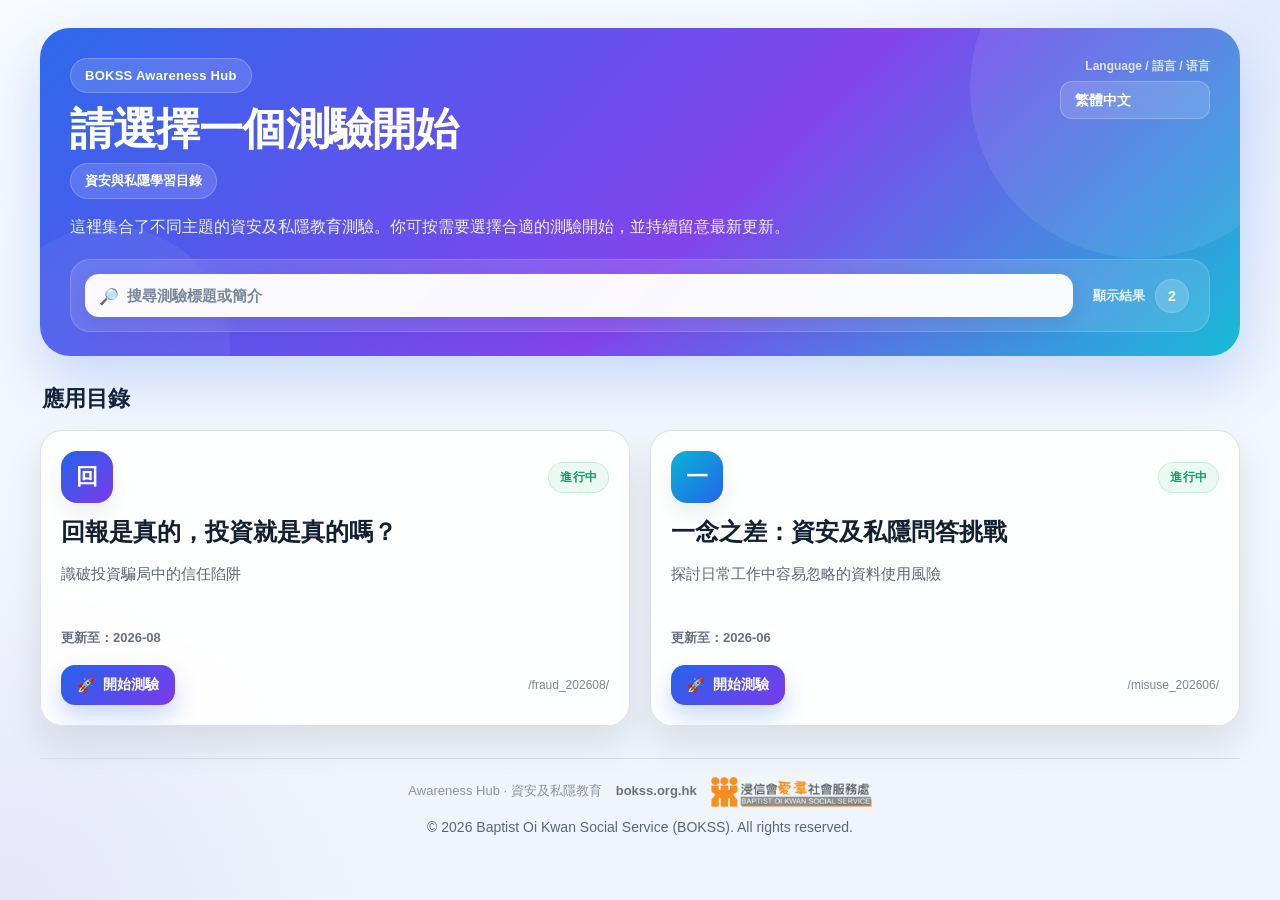
<file: index.html>
<!DOCTYPE html>
<html lang="zh-HK">
<head>
  <!-- HUB_LAUNCHER_20260624_v4 -->
  <meta charset="UTF-8">
  <meta name="viewport" content="width=device-width, initial-scale=1.0">
  <title>BOKSS Awareness Hub</title>
  <meta name="description" content="BOKSS Awareness Hub - 資安與私隱教育測驗目錄">
  <link rel="stylesheet" href="style.css">
  <script src="hub.js" defer></script>
</head>
<body>
  <div class="page">
    <header class="hero">
      <div class="topbar">
        <div class="brand-wrap">
          <div class="badge" id="hubBadge">BOKSS Awareness Hub</div>
          <h1 class="hero-title" id="hubTitle">請選擇一個測驗開始</h1>
          <div class="hero-subtitle" id="hubSubtitle">資安與私隱學習目錄</div>
        </div>

        <div class="lang-box">
          <label class="lang-label" id="langLabel" for="langSelect">Language / 語言 / 语言</label>
          <select id="langSelect" aria-label="Language selector">
            <option value="zh-HK">繁體中文</option>
            <option value="zh-CN">简体中文</option>
            <option value="en">English</option>
          </select>
        </div>
      </div>

      <p class="intro" id="hubIntro">
        這裡集合了不同主題的資安及私隱教育測驗。你可按需要選擇合適的測驗開始，並持續留意最新更新。
      </p>

      <div class="search-panel">
        <div class="search-input-wrap">
          <span class="search-icon" aria-hidden="true">🔎</span>
          <input
            id="hubSearch"
            class="search-input"
            type="search"
            placeholder="搜尋測驗標題或簡介"
            autocomplete="off"
          >
        </div>

        <div class="search-meta">
          <span class="search-meta-label" id="resultCountLabel">顯示結果</span>
          <span class="search-meta-value" id="resultCount">0</span>
        </div>
      </div>
    </header>

    <section class="launcher-section">
      <div class="section-title" id="sectionTitle">應用目錄</div>

      <div id="quizList" class="quiz-grid">
        <div class="loading-box" id="loadingBox">載入中...</div>
      </div>
    </section>

    <footer class="footer" id="hubFooter">
      <div class="footer-row footer-row-top">
        <span id="hubFooterSub">Awareness Hub · Cybersecurity & Privacy Education</span>
    
        <a
          class="footer-site-link"
          href="https://bokss.org.hk"
          target="_blank"
          rel="noopener noreferrer"
        >
          bokss.org.hk
        </a>
    
        <a
          class="footer-brand-link"
          href="https://bokss.org.hk"
          target="_blank"
          rel="noopener noreferrer"
          aria-label="Visit BOKSS official website"
        >
          <img class="footer-logo" src="ITD_Logo.png" alt="BOKSS logo">
        </a>
      </div>
    
      <div class="footer-row footer-row-bottom">
        <span class="footer-copy">
          © 2026 Baptist Oi Kwan Social Service (BOKSS). All rights reserved.
        </span>
      </div>
    </footer>
  </div>
</body>
</html>
</file>
<file: style.css>
:root {
  --bg: #eef4fb;
  --bg-2: #f7faff;
  --panel: rgba(255, 255, 255, 0.92);
  --panel-solid: #ffffff;
  --ink: #132033;
  --ink-soft: #5b6778;
  --line: #d7e0ea;

  --brand: #2563eb;
  --brand-2: #7c3aed;
  --brand-3: #06b6d4;

  --success: #0f9f63;
  --success-soft: #eafaf2;

  --shadow-xl: 0 26px 60px rgba(17, 24, 39, 0.16);
  --shadow-lg: 0 18px 36px rgba(17, 24, 39, 0.10);
  --shadow-md: 0 10px 22px rgba(17, 24, 39, 0.08);

  --radius-xl: 28px;
  --radius-lg: 22px;
  --radius-md: 16px;
  --radius-sm: 12px;
}

* {
  box-sizing: border-box;
}

html {
  scroll-behavior: smooth;
}

body {
  margin: 0;
  font-family: Arial, sans-serif;
  color: var(--ink);
  background:
    radial-gradient(circle at top right, rgba(37, 99, 235, 0.10), transparent 28%),
    radial-gradient(circle at bottom left, rgba(124, 58, 237, 0.08), transparent 24%),
    linear-gradient(180deg, var(--bg-2) 0%, var(--bg) 100%);
  min-height: 100vh;
  padding: 28px 18px 36px;
}

.page {
  max-width: 1200px;
  margin: 0 auto;
}

/* =========================
   HERO / HEADER
========================= */

.hero {
  position: relative;
  overflow: hidden;
  border-radius: 30px;
  padding: 30px 30px 24px;
  margin-bottom: 28px;
  background:
    linear-gradient(135deg, rgba(37, 99, 235, 0.96) 0%, rgba(124, 58, 237, 0.95) 56%, rgba(6, 182, 212, 0.92) 100%);
  color: #fff;
  box-shadow: 0 24px 58px rgba(37, 99, 235, 0.22);
}

.hero::before {
  content: "";
  position: absolute;
  width: 340px;
  height: 340px;
  top: -110px;
  right: -70px;
  border-radius: 50%;
  background: rgba(255, 255, 255, 0.08);
  pointer-events: none;
}

.hero::after {
  content: "";
  position: absolute;
  width: 240px;
  height: 240px;
  left: -50px;
  bottom: -110px;
  border-radius: 50%;
  background: rgba(255, 255, 255, 0.06);
  pointer-events: none;
}

.topbar {
  position: relative;
  z-index: 2;
  display: flex;
  justify-content: space-between;
  align-items: flex-start;
  gap: 18px;
  flex-wrap: wrap;
  margin-bottom: 14px;
}

.brand-wrap {
  min-width: 0;
}

.badge {
  display: inline-flex;
  align-items: center;
  gap: 8px;
  padding: 9px 14px;
  border-radius: 999px;
  font-size: 13px;
  font-weight: 800;
  letter-spacing: 0.02em;
  color: #fff;
  background: rgba(255, 255, 255, 0.14);
  border: 1px solid rgba(255, 255, 255, 0.22);
  backdrop-filter: blur(10px);
  margin-bottom: 12px;
}

.hero-title {
  position: relative;
  z-index: 2;
  margin: 0 0 10px 0;
  max-width: 760px;
  font-size: 44px;
  line-height: 1.08;
  font-weight: 800;
  letter-spacing: -0.02em;
}

.hero-subtitle {
  position: relative;
  z-index: 2;
  display: inline-flex;
  align-items: center;
  padding: 8px 14px;
  border-radius: 999px;
  font-size: 13px;
  font-weight: 800;
  color: #fff;
  background: rgba(255, 255, 255, 0.14);
  border: 1px solid rgba(255, 255, 255, 0.22);
  backdrop-filter: blur(10px);
}

.lang-box {
  position: relative;
  z-index: 2;
  text-align: right;
}

.lang-label {
  display: block;
  font-size: 12px;
  font-weight: 700;
  color: rgba(255, 255, 255, 0.78);
  margin-bottom: 6px;
}

select {
  appearance: none;
  min-width: 150px;
  border: 1px solid rgba(255, 255, 255, 0.24);
  background: rgba(255, 255, 255, 0.14);
  color: #fff;
  font-size: 14px;
  font-weight: 700;
  padding: 10px 14px;
  border-radius: 12px;
  outline: none;
  backdrop-filter: blur(10px);
}

select option {
  color: #111827;
}

.intro {
  position: relative;
  z-index: 2;
  max-width: 820px;
  margin: 0 0 18px 0;
  font-size: 16px;
  line-height: 1.8;
  color: rgba(255, 255, 255, 0.9);
}

/* =========================
   SEARCH PANEL
========================= */

.search-panel {
  position: relative;
  z-index: 2;
  display: grid;
  grid-template-columns: 1fr auto;
  gap: 14px;
  align-items: center;
  background: rgba(255, 255, 255, 0.12);
  border: 1px solid rgba(255, 255, 255, 0.18);
  border-radius: 20px;
  padding: 14px;
  backdrop-filter: blur(12px);
}

.search-input-wrap {
  position: relative;
}

.search-icon {
  position: absolute;
  left: 14px;
  top: 50%;
  transform: translateY(-50%);
  font-size: 16px;
  opacity: 0.9;
}

.search-input {
  width: 100%;
  border: none;
  outline: none;
  border-radius: 14px;
  padding: 13px 14px 13px 42px;
  font-size: 15px;
  font-weight: 600;
  color: var(--ink);
  background: rgba(255, 255, 255, 0.96);
  box-shadow: var(--shadow-md);
}

.search-input::placeholder {
  color: #7a8699;
  font-weight: 600;
}

.search-meta {
  display: flex;
  align-items: center;
  gap: 10px;
  padding: 0 6px;
  color: #fff;
  font-weight: 700;
}

.search-meta-label {
  font-size: 13px;
  opacity: 0.84;
}

.search-meta-value {
  display: inline-flex;
  align-items: center;
  justify-content: center;
  min-width: 34px;
  height: 34px;
  border-radius: 999px;
  background: rgba(255, 255, 255, 0.18);
  border: 1px solid rgba(255, 255, 255, 0.18);
  font-size: 14px;
  font-weight: 800;
}

/* =========================
   SECTION
========================= */

.launcher-section {
  margin-top: 6px;
}

.section-title {
  margin: 2px 2px 16px;
  font-size: 22px;
  font-weight: 800;
  color: var(--ink);
}

/* =========================
   GRID / TILES
========================= */

.quiz-grid {
  display: grid;
  grid-template-columns: repeat(auto-fit, minmax(285px, 1fr));
  gap: 20px;
}

.quiz-card {
  position: relative;
  overflow: hidden;
  background: var(--panel);
  backdrop-filter: blur(10px);
  border: 1px solid rgba(215, 224, 234, 0.92);
  border-radius: var(--radius-lg);
  box-shadow: var(--shadow-lg);
  padding: 20px;
  display: flex;
  flex-direction: column;
  gap: 14px;
  min-height: 250px;
  transition:
    transform 0.18s ease,
    box-shadow 0.18s ease,
    border-color 0.18s ease;
}

.quiz-card:hover {
  transform: translateY(-4px);
  box-shadow: 0 22px 42px rgba(17, 24, 39, 0.13);
  border-color: rgba(37, 99, 235, 0.18);
}

.quiz-card-top {
  display: flex;
  align-items: center;
  justify-content: space-between;
  gap: 12px;
}

.quiz-icon {
  width: 52px;
  height: 52px;
  border-radius: 16px;
  display: inline-flex;
  align-items: center;
  justify-content: center;
  font-size: 22px;
  font-weight: 800;
  color: #fff;
  box-shadow: var(--shadow-md);
  flex-shrink: 0;
}

.quiz-status {
  display: inline-flex;
  align-items: center;
  gap: 6px;
  width: fit-content;
  padding: 6px 11px;
  border-radius: 999px;
  background: var(--success-soft);
  color: var(--success);
  border: 1px solid rgba(15, 159, 99, 0.14);
  font-size: 12px;
  font-weight: 800;
  letter-spacing: 0.02em;
}

.quiz-title-link {
  text-decoration: none;
  color: inherit;
}

.quiz-title-link:hover .quiz-title {
  color: var(--brand);
}

.quiz-title {
  margin: 0;
  font-size: 24px;
  line-height: 1.22;
  font-weight: 800;
  color: var(--ink);
  transition: color 0.18s ease;
}

.quiz-desc {
  color: var(--ink-soft);
  line-height: 1.75;
  font-size: 15px;
  min-height: 54px;
}

.quiz-meta {
  font-size: 13px;
  color: #667085;
  font-weight: 700;
}

.quiz-actions {
  margin-top: auto;
  display: flex;
  justify-content: space-between;
  align-items: center;
  gap: 12px;
  flex-wrap: wrap;
  padding-top: 4px;
}

.start-btn {
  display: inline-flex;
  align-items: center;
  gap: 9px;
  text-decoration: none;
  border: none;
  border-radius: 14px;
  padding: 11px 16px;
  font-size: 14px;
  font-weight: 800;
  color: #fff;
  background: linear-gradient(135deg, var(--brand) 0%, var(--brand-2) 100%);
  box-shadow: 0 12px 24px rgba(37, 99, 235, 0.24);
  transition:
    transform 0.18s ease,
    box-shadow 0.18s ease,
    filter 0.18s ease;
}

.start-btn:hover {
  transform: translateY(-1px);
  box-shadow: 0 16px 30px rgba(37, 99, 235, 0.3);
  filter: brightness(1.03);
}

.open-icon {
  display: inline-flex;
  align-items: center;
  justify-content: center;
  font-size: 14px;
  line-height: 1;
}

.quiz-url {
  font-size: 12px;
  color: #7b8794;
  word-break: break-all;
}

/* =========================
   STATES
========================= */

.loading-box,
.empty-box,
.error-box {
  grid-column: 1 / -1;
  border-radius: 18px;
  padding: 20px 18px;
  box-shadow: var(--shadow-md);
  font-weight: 700;
}

.loading-box,
.empty-box {
  background: var(--panel-solid);
  border: 1px dashed #d0d9e5;
  color: var(--ink-soft);
}

.error-box {
  background: #fff1f2;
  border: 1px solid #fecdd3;
  color: #be123c;
}

/* =========================
   FOOTER
========================= */

.footer {
  margin-top: 32px;
  padding-top: 18px;
  border-top: 1px solid var(--line);
  text-align: center;
  color: var(--ink-soft);
  font-size: 14px;
  line-height: 1.75;
}

.footer-row {
  display: flex;
  align-items: center;
  justify-content: center;
  gap: 14px;
  flex-wrap: wrap;
}

.footer-row-top {
  margin-bottom: 8px;
}

.footer-row-bottom {
  margin-bottom: 0;
}

.footer-brand-link {
  display: inline-flex;
  align-items: center;
  justify-content: center;
  text-decoration: none;
}

.footer-logo {
  height: 30px;
  width: auto;
  display: block;
  opacity: 1;
}

.footer-site-link {
  color: #6b7280;
  font-size: 13px;
  text-decoration: none;
  font-weight: 700;
  white-space: nowrap;
}

.footer-site-link:hover {
  color: var(--brand);
  text-decoration: underline;
}

.footer-copy {
  color: var(--ink-soft);
  font-size: 14px;
}

.footer small,
#hubFooterSub {
  color: #8a94a6;
  font-size: 13px;
}

@media (max-width: 720px) {
  .footer-row {
    flex-wrap: wrap;
  }

  .footer-logo {
    height: 26px;
  }
}

@media (max-width: 720px) {
  .footer-row {
    flex-wrap: wrap;
  }

  .footer-logo {
    height: 26px;
  }
}

/* =========================
   RESPONSIVE
========================= */

@media (max-width: 920px) {
  .hero-title {
    font-size: 38px;
  }
}

@media (max-width: 720px) {
  body {
    padding: 18px 14px 30px;
  }

  .hero {
    border-radius: 24px;
    padding: 22px 18px 20px;
  }

  .lang-box {
    text-align: left;
  }

  .hero-title {
    font-size: 30px;
  }

  .intro {
    font-size: 15px;
  }

  .search-panel {
    grid-template-columns: 1fr;
    align-items: stretch;
  }

  .search-meta {
    justify-content: space-between;
    padding: 0;
  }

  .section-title {
    font-size: 20px;
  }

  .quiz-card {
    min-height: unset;
    padding: 18px;
  }

  .quiz-title {
    font-size: 22px;
  }

  .quiz-desc {
    min-height: unset;
  }

  .quiz-actions {
    flex-direction: column;
    align-items: stretch;
  }

  .start-btn {
    justify-content: center;
  }

  .footer-row {
    flex-wrap: wrap;
  }

  .footer-logo {
    height: 26px;
  }
}
</file>
